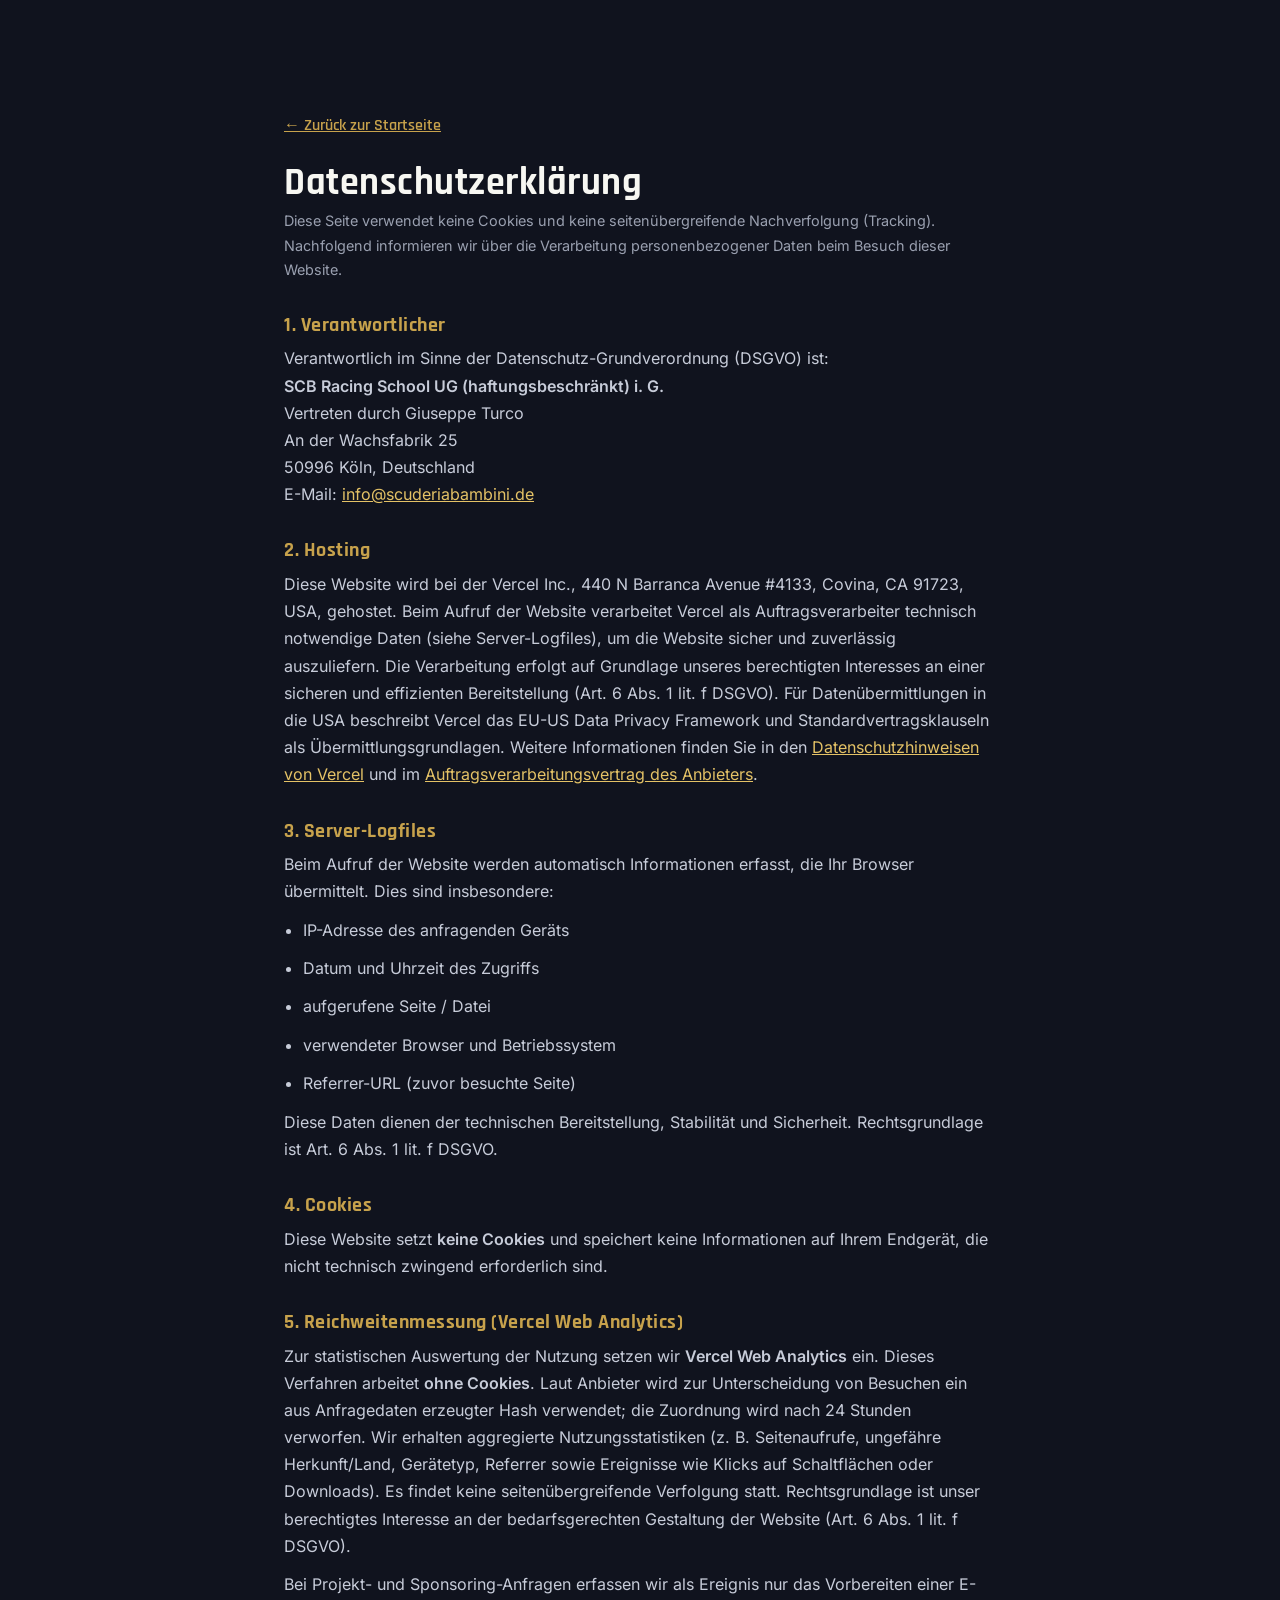
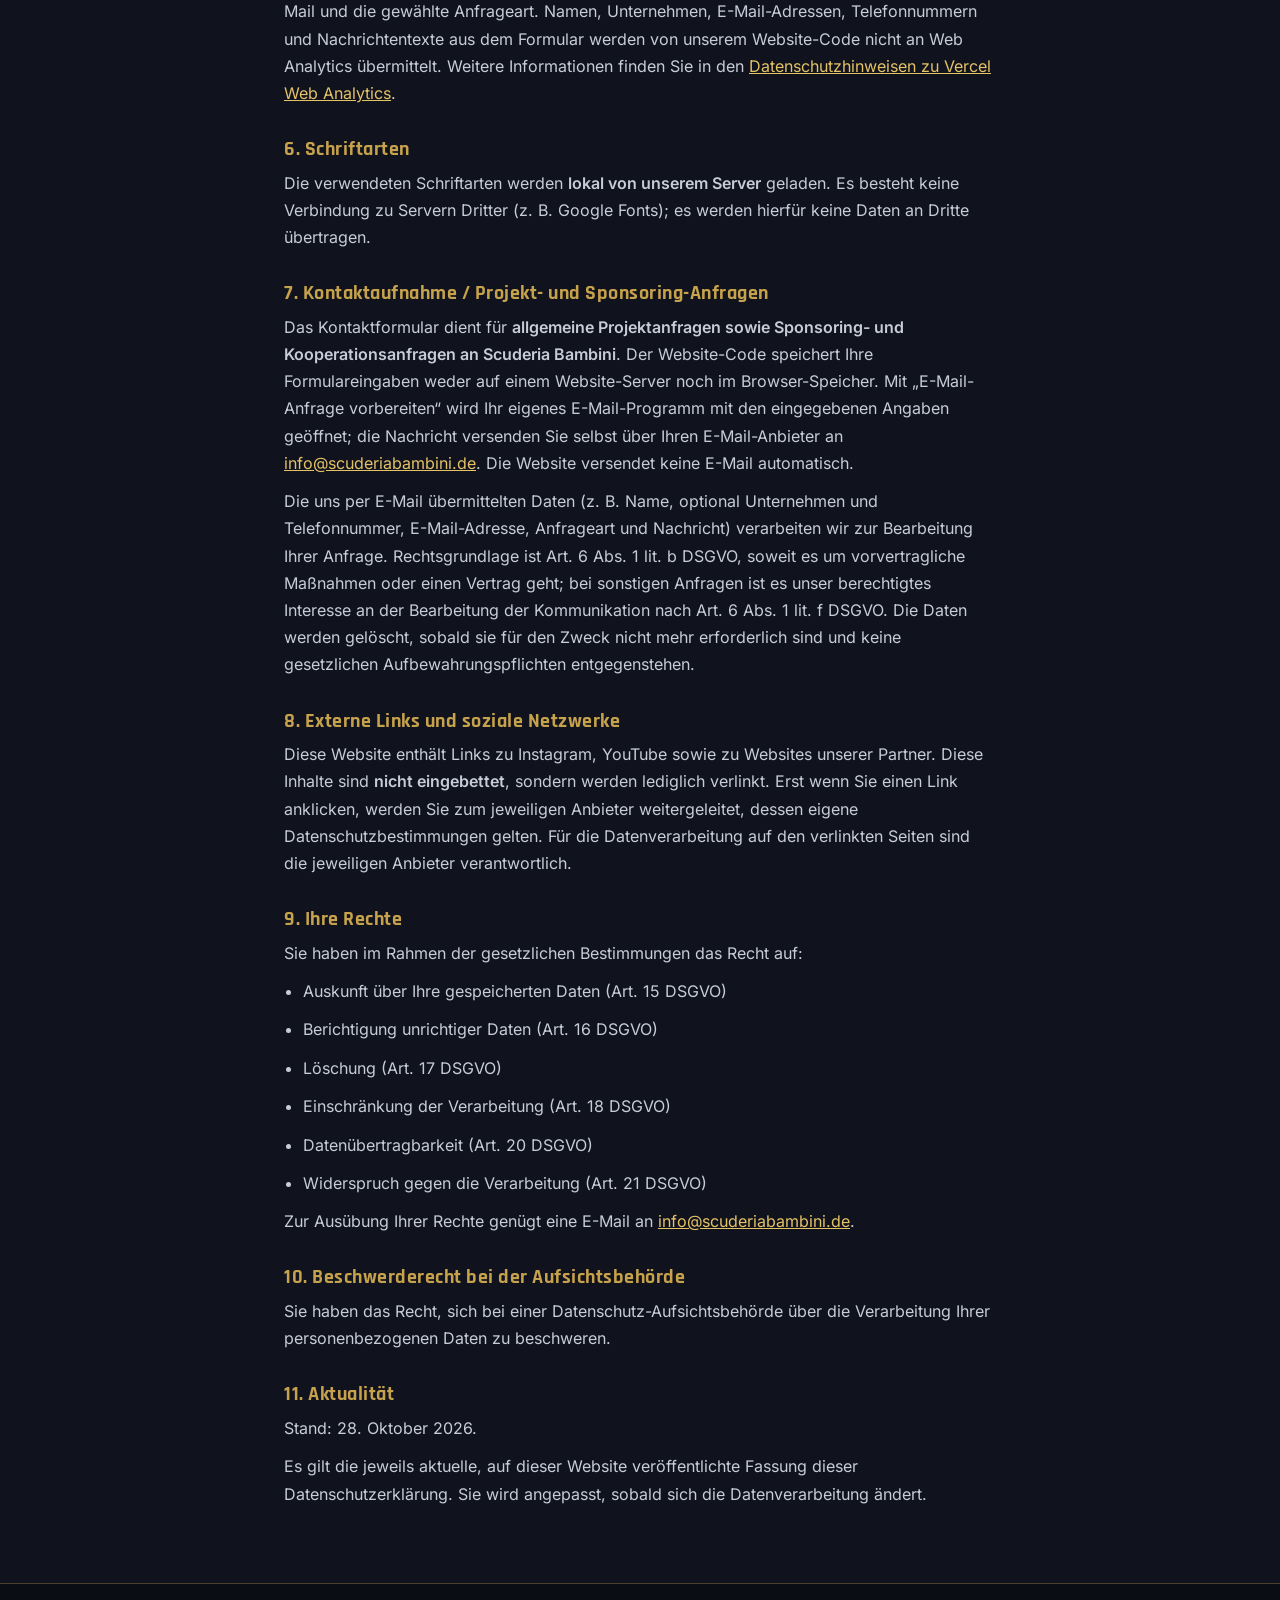
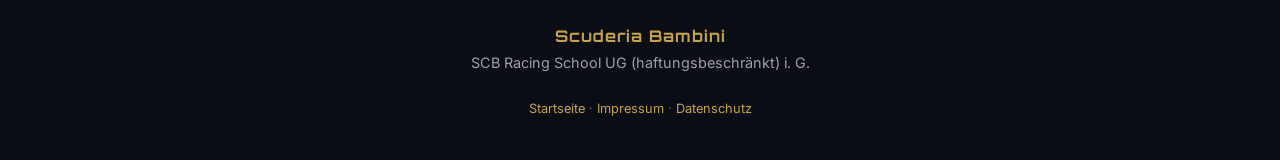
<file: datenschutz.html>
<!DOCTYPE html>
<html lang="de">
<head>
  <meta charset="UTF-8" />
  <meta name="viewport" content="width=device-width, initial-scale=1.0" />
  <title>Datenschutzerklärung — Scuderia Bambini</title>
  <meta name="robots" content="noindex" />
  <link rel="stylesheet" href="assets/fonts/fonts.css" />
  <link rel="stylesheet" href="styles.css" />
</head>
<body>
  <main class="legal">
    <a class="back" href="index.html">← Zurück zur Startseite</a>
    <h1>Datenschutzerklärung</h1>
    <p class="muted">Diese Seite verwendet keine Cookies und keine seitenübergreifende Nachverfolgung (Tracking). Nachfolgend informieren wir über die Verarbeitung personenbezogener Daten beim Besuch dieser Website.</p>

    <h2>1. Verantwortlicher</h2>
    <p>
      Verantwortlich im Sinne der Datenschutz-Grundverordnung (DSGVO) ist:<br />
      <strong>SCB Racing School UG (haftungsbeschränkt) i. G.</strong><br />
      Vertreten durch Giuseppe Turco<br />
      An der Wachsfabrik 25<br />
      50996 Köln, Deutschland<br />
      E-Mail: <a href="mailto:info@scuderiabambini.de">info@scuderiabambini.de</a>
    </p>

    <h2>2. Hosting</h2>
    <p>Diese Website wird bei der Vercel Inc., 440 N Barranca Avenue #4133, Covina, CA 91723, USA, gehostet. Beim Aufruf der Website verarbeitet Vercel als Auftragsverarbeiter technisch notwendige Daten (siehe Server-Logfiles), um die Website sicher und zuverlässig auszuliefern. Die Verarbeitung erfolgt auf Grundlage unseres berechtigten Interesses an einer sicheren und effizienten Bereitstellung (Art. 6 Abs. 1 lit. f DSGVO). Für Datenübermittlungen in die USA beschreibt Vercel das EU-US Data Privacy Framework und Standardvertragsklauseln als Übermittlungsgrundlagen. Weitere Informationen finden Sie in den <a href="https://vercel.com/legal/privacy-notice" target="_blank" rel="noopener">Datenschutzhinweisen von Vercel</a> und im <a href="https://vercel.com/legal/dpa" target="_blank" rel="noopener">Auftragsverarbeitungsvertrag des Anbieters</a>.</p>

    <h2>3. Server-Logfiles</h2>
    <p>Beim Aufruf der Website werden automatisch Informationen erfasst, die Ihr Browser übermittelt. Dies sind insbesondere:</p>
    <ul>
      <li>IP-Adresse des anfragenden Geräts</li>
      <li>Datum und Uhrzeit des Zugriffs</li>
      <li>aufgerufene Seite / Datei</li>
      <li>verwendeter Browser und Betriebssystem</li>
      <li>Referrer-URL (zuvor besuchte Seite)</li>
    </ul>
    <p>Diese Daten dienen der technischen Bereitstellung, Stabilität und Sicherheit. Rechtsgrundlage ist Art. 6 Abs. 1 lit. f DSGVO.</p>

    <h2>4. Cookies</h2>
    <p>Diese Website setzt <strong>keine Cookies</strong> und speichert keine Informationen auf Ihrem Endgerät, die nicht technisch zwingend erforderlich sind.</p>

    <h2>5. Reichweitenmessung (Vercel Web Analytics)</h2>
    <p>Zur statistischen Auswertung der Nutzung setzen wir <strong>Vercel Web Analytics</strong> ein. Dieses Verfahren arbeitet <strong>ohne Cookies</strong>. Laut Anbieter wird zur Unterscheidung von Besuchen ein aus Anfragedaten erzeugter Hash verwendet; die Zuordnung wird nach 24 Stunden verworfen. Wir erhalten aggregierte Nutzungsstatistiken (z. B. Seitenaufrufe, ungefähre Herkunft/Land, Gerätetyp, Referrer sowie Ereignisse wie Klicks auf Schaltflächen oder Downloads). Es findet keine seitenübergreifende Verfolgung statt. Rechtsgrundlage ist unser berechtigtes Interesse an der bedarfsgerechten Gestaltung der Website (Art. 6 Abs. 1 lit. f DSGVO).</p>
    <p>Bei Projekt- und Sponsoring-Anfragen erfassen wir als Ereignis nur das Vorbereiten einer E-Mail und die gewählte Anfrageart. Namen, Unternehmen, E-Mail-Adressen, Telefonnummern und Nachrichtentexte aus dem Formular werden von unserem Website-Code nicht an Web Analytics übermittelt. Weitere Informationen finden Sie in den <a href="https://vercel.com/docs/analytics/privacy-policy" target="_blank" rel="noopener">Datenschutzhinweisen zu Vercel Web Analytics</a>.</p>

    <h2>6. Schriftarten</h2>
    <p>Die verwendeten Schriftarten werden <strong>lokal von unserem Server</strong> geladen. Es besteht keine Verbindung zu Servern Dritter (z. B. Google Fonts); es werden hierfür keine Daten an Dritte übertragen.</p>

    <h2>7. Kontaktaufnahme / Projekt- und Sponsoring-Anfragen</h2>
    <p>Das Kontaktformular dient für <strong>allgemeine Projektanfragen sowie Sponsoring- und Kooperationsanfragen an Scuderia Bambini</strong>. Der Website-Code speichert Ihre Formulareingaben weder auf einem Website-Server noch im Browser-Speicher. Mit „E-Mail-Anfrage vorbereiten“ wird Ihr eigenes E-Mail-Programm mit den eingegebenen Angaben geöffnet; die Nachricht versenden Sie selbst über Ihren E-Mail-Anbieter an <a href="mailto:info@scuderiabambini.de">info@scuderiabambini.de</a>. Die Website versendet keine E-Mail automatisch.</p>
    <p>Die uns per E-Mail übermittelten Daten (z. B. Name, optional Unternehmen und Telefonnummer, E-Mail-Adresse, Anfrageart und Nachricht) verarbeiten wir zur Bearbeitung Ihrer Anfrage. Rechtsgrundlage ist Art. 6 Abs. 1 lit. b DSGVO, soweit es um vorvertragliche Maßnahmen oder einen Vertrag geht; bei sonstigen Anfragen ist es unser berechtigtes Interesse an der Bearbeitung der Kommunikation nach Art. 6 Abs. 1 lit. f DSGVO. Die Daten werden gelöscht, sobald sie für den Zweck nicht mehr erforderlich sind und keine gesetzlichen Aufbewahrungspflichten entgegenstehen.</p>

    <h2>8. Externe Links und soziale Netzwerke</h2>
    <p>Diese Website enthält Links zu Instagram, YouTube sowie zu Websites unserer Partner. Diese Inhalte sind <strong>nicht eingebettet</strong>, sondern werden lediglich verlinkt. Erst wenn Sie einen Link anklicken, werden Sie zum jeweiligen Anbieter weitergeleitet, dessen eigene Datenschutzbestimmungen gelten. Für die Datenverarbeitung auf den verlinkten Seiten sind die jeweiligen Anbieter verantwortlich.</p>

    <h2>9. Ihre Rechte</h2>
    <p>Sie haben im Rahmen der gesetzlichen Bestimmungen das Recht auf:</p>
    <ul>
      <li>Auskunft über Ihre gespeicherten Daten (Art. 15 DSGVO)</li>
      <li>Berichtigung unrichtiger Daten (Art. 16 DSGVO)</li>
      <li>Löschung (Art. 17 DSGVO)</li>
      <li>Einschränkung der Verarbeitung (Art. 18 DSGVO)</li>
      <li>Datenübertragbarkeit (Art. 20 DSGVO)</li>
      <li>Widerspruch gegen die Verarbeitung (Art. 21 DSGVO)</li>
    </ul>
    <p>Zur Ausübung Ihrer Rechte genügt eine E-Mail an <a href="mailto:info@scuderiabambini.de">info@scuderiabambini.de</a>.</p>

    <h2>10. Beschwerderecht bei der Aufsichtsbehörde</h2>
    <p>Sie haben das Recht, sich bei einer Datenschutz-Aufsichtsbehörde über die Verarbeitung Ihrer personenbezogenen Daten zu beschweren.</p>

    <h2>11. Aktualität</h2>
    <p>Stand: 28. Oktober 2026.</p>
    <p>Es gilt die jeweils aktuelle, auf dieser Website veröffentlichte Fassung dieser Datenschutzerklärung. Sie wird angepasst, sobald sich die Datenverarbeitung ändert.</p>

  </main>
  <footer class="footer">
    <div><strong>Scuderia Bambini</strong><span>SCB Racing School UG (haftungsbeschränkt) i. G.</span></div>
    <small><a href="index.html">Startseite</a> · <a href="impressum.html">Impressum</a> · <a href="datenschutz.html" aria-current="page">Datenschutz</a></small>
  </footer>
</body>
</html>
</file>
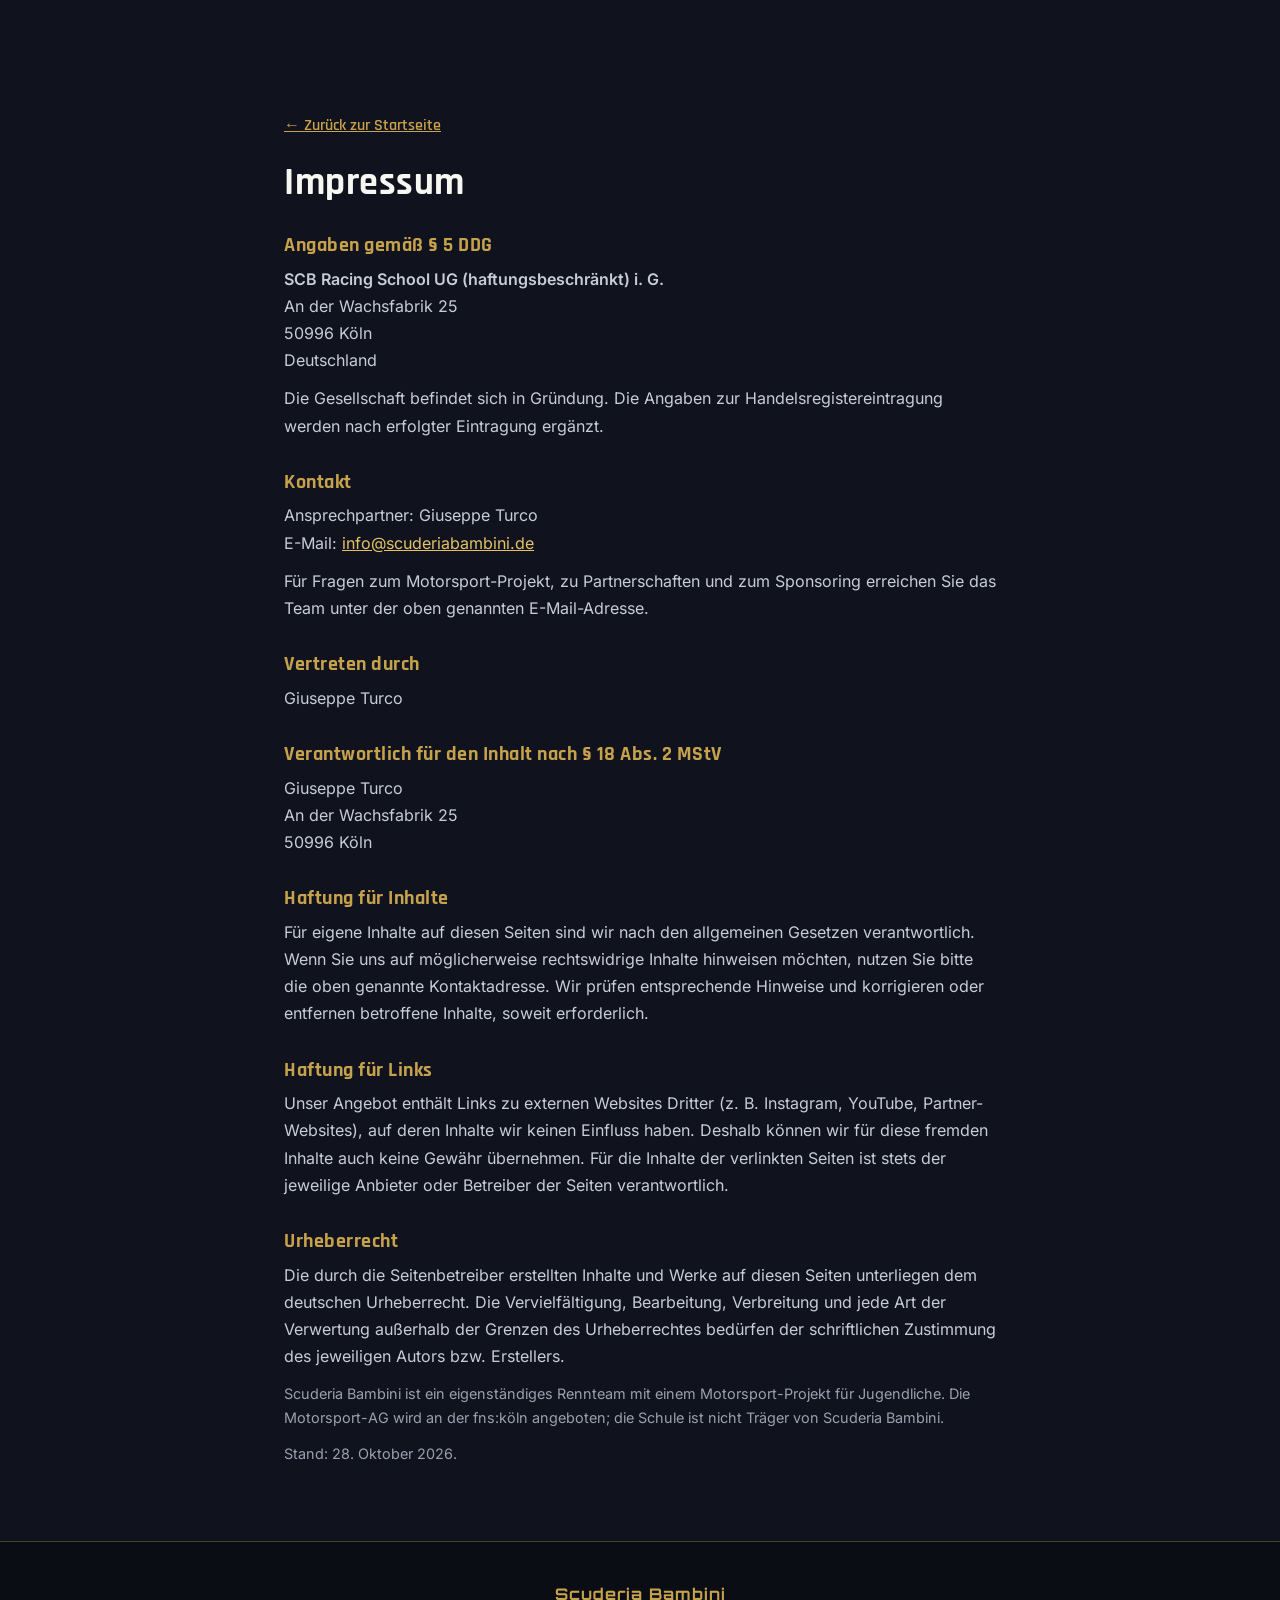
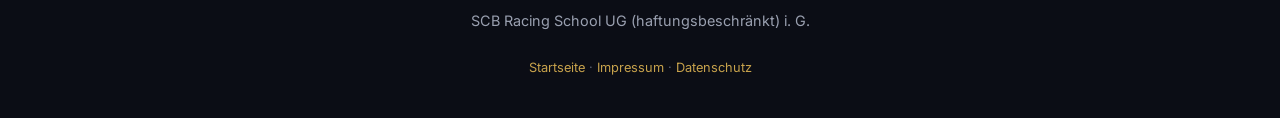
<file: impressum.html>
<!DOCTYPE html>
<html lang="de">
<head>
  <meta charset="UTF-8" />
  <meta name="viewport" content="width=device-width, initial-scale=1.0" />
  <title>Impressum — Scuderia Bambini</title>
  <meta name="robots" content="noindex" />
  <link rel="stylesheet" href="assets/fonts/fonts.css" />
  <link rel="stylesheet" href="styles.css" />
</head>
<body>
  <main class="legal">
    <a class="back" href="index.html">← Zurück zur Startseite</a>
    <h1>Impressum</h1>

    <h2>Angaben gemäß § 5 DDG</h2>
    <p>
      <strong>SCB Racing School UG (haftungsbeschränkt) i. G.</strong><br />
      An der Wachsfabrik 25<br />
      50996 Köln<br />
      Deutschland
    </p>
    <p>Die Gesellschaft befindet sich in Gründung. Die Angaben zur Handelsregistereintragung werden nach erfolgter Eintragung ergänzt.</p>

    <h2>Kontakt</h2>
    <p>
      Ansprechpartner: Giuseppe Turco<br />
      E-Mail: <a href="mailto:info@scuderiabambini.de">info@scuderiabambini.de</a>
    </p>
    <p>Für Fragen zum Motorsport-Projekt, zu Partnerschaften und zum Sponsoring erreichen Sie das Team unter der oben genannten E-Mail-Adresse.</p>

    <h2>Vertreten durch</h2>
    <p>Giuseppe Turco</p>

    <h2>Verantwortlich für den Inhalt nach § 18 Abs. 2 MStV</h2>
    <p>
      Giuseppe Turco<br />
      An der Wachsfabrik 25<br />
      50996 Köln
    </p>

    <h2>Haftung für Inhalte</h2>
    <p>Für eigene Inhalte auf diesen Seiten sind wir nach den allgemeinen Gesetzen verantwortlich. Wenn Sie uns auf möglicherweise rechtswidrige Inhalte hinweisen möchten, nutzen Sie bitte die oben genannte Kontaktadresse. Wir prüfen entsprechende Hinweise und korrigieren oder entfernen betroffene Inhalte, soweit erforderlich.</p>

    <h2>Haftung für Links</h2>
    <p>Unser Angebot enthält Links zu externen Websites Dritter (z. B. Instagram, YouTube, Partner-Websites), auf deren Inhalte wir keinen Einfluss haben. Deshalb können wir für diese fremden Inhalte auch keine Gewähr übernehmen. Für die Inhalte der verlinkten Seiten ist stets der jeweilige Anbieter oder Betreiber der Seiten verantwortlich.</p>

    <h2>Urheberrecht</h2>
    <p>Die durch die Seitenbetreiber erstellten Inhalte und Werke auf diesen Seiten unterliegen dem deutschen Urheberrecht. Die Vervielfältigung, Bearbeitung, Verbreitung und jede Art der Verwertung außerhalb der Grenzen des Urheberrechtes bedürfen der schriftlichen Zustimmung des jeweiligen Autors bzw. Erstellers.</p>

    <p class="muted">Scuderia Bambini ist ein eigenständiges Rennteam mit einem Motorsport-Projekt für Jugendliche. Die Motorsport-AG wird an der fns:köln angeboten; die Schule ist nicht Träger von Scuderia Bambini.</p>
    <p class="muted">Stand: 28. Oktober 2026.</p>
  </main>
  <footer class="footer">
    <div><strong>Scuderia Bambini</strong><span>SCB Racing School UG (haftungsbeschränkt) i. G.</span></div>
    <small><a href="index.html">Startseite</a> · <a href="impressum.html" aria-current="page">Impressum</a> · <a href="datenschutz.html">Datenschutz</a></small>
  </footer>
</body>
</html>
</file>
<file: assets/fonts/fonts.css>
@font-face{font-family:'Inter';font-style:normal;font-weight:400;font-display:swap;src:url(./inter-400-latin-ext.woff2) format('woff2');unicode-range:U+0100-02BA, U+02BD-02C5, U+02C7-02CC, U+02CE-02D7, U+02DD-02FF, U+0304, U+0308, U+0329, U+1D00-1DBF, U+1E00-1E9F, U+1EF2-1EFF, U+2020, U+20A0-20AB, U+20AD-20C0, U+2113, U+2C60-2C7F, U+A720-A7FF;}
@font-face{font-family:'Inter';font-style:normal;font-weight:400;font-display:swap;src:url(./inter-400-latin.woff2) format('woff2');unicode-range:U+0000-00FF, U+0131, U+0152-0153, U+02BB-02BC, U+02C6, U+02DA, U+02DC, U+0304, U+0308, U+0329, U+2000-206F, U+20AC, U+2122, U+2191, U+2193, U+2212, U+2215, U+FEFF, U+FFFD;}
@font-face{font-family:'Inter';font-style:normal;font-weight:500;font-display:swap;src:url(./inter-500-latin-ext.woff2) format('woff2');unicode-range:U+0100-02BA, U+02BD-02C5, U+02C7-02CC, U+02CE-02D7, U+02DD-02FF, U+0304, U+0308, U+0329, U+1D00-1DBF, U+1E00-1E9F, U+1EF2-1EFF, U+2020, U+20A0-20AB, U+20AD-20C0, U+2113, U+2C60-2C7F, U+A720-A7FF;}
@font-face{font-family:'Inter';font-style:normal;font-weight:500;font-display:swap;src:url(./inter-500-latin.woff2) format('woff2');unicode-range:U+0000-00FF, U+0131, U+0152-0153, U+02BB-02BC, U+02C6, U+02DA, U+02DC, U+0304, U+0308, U+0329, U+2000-206F, U+20AC, U+2122, U+2191, U+2193, U+2212, U+2215, U+FEFF, U+FFFD;}
@font-face{font-family:'Inter';font-style:normal;font-weight:600;font-display:swap;src:url(./inter-600-latin-ext.woff2) format('woff2');unicode-range:U+0100-02BA, U+02BD-02C5, U+02C7-02CC, U+02CE-02D7, U+02DD-02FF, U+0304, U+0308, U+0329, U+1D00-1DBF, U+1E00-1E9F, U+1EF2-1EFF, U+2020, U+20A0-20AB, U+20AD-20C0, U+2113, U+2C60-2C7F, U+A720-A7FF;}
@font-face{font-family:'Inter';font-style:normal;font-weight:600;font-display:swap;src:url(./inter-600-latin.woff2) format('woff2');unicode-range:U+0000-00FF, U+0131, U+0152-0153, U+02BB-02BC, U+02C6, U+02DA, U+02DC, U+0304, U+0308, U+0329, U+2000-206F, U+20AC, U+2122, U+2191, U+2193, U+2212, U+2215, U+FEFF, U+FFFD;}
@font-face{font-family:'Orbitron';font-style:normal;font-weight:500;font-display:swap;src:url(./orbitron-500-latin.woff2) format('woff2');unicode-range:U+0000-00FF, U+0131, U+0152-0153, U+02BB-02BC, U+02C6, U+02DA, U+02DC, U+0304, U+0308, U+0329, U+2000-206F, U+20AC, U+2122, U+2191, U+2193, U+2212, U+2215, U+FEFF, U+FFFD;}
@font-face{font-family:'Orbitron';font-style:normal;font-weight:700;font-display:swap;src:url(./orbitron-700-latin.woff2) format('woff2');unicode-range:U+0000-00FF, U+0131, U+0152-0153, U+02BB-02BC, U+02C6, U+02DA, U+02DC, U+0304, U+0308, U+0329, U+2000-206F, U+20AC, U+2122, U+2191, U+2193, U+2212, U+2215, U+FEFF, U+FFFD;}
@font-face{font-family:'Orbitron';font-style:normal;font-weight:900;font-display:swap;src:url(./orbitron-900-latin.woff2) format('woff2');unicode-range:U+0000-00FF, U+0131, U+0152-0153, U+02BB-02BC, U+02C6, U+02DA, U+02DC, U+0304, U+0308, U+0329, U+2000-206F, U+20AC, U+2122, U+2191, U+2193, U+2212, U+2215, U+FEFF, U+FFFD;}
@font-face{font-family:'Rajdhani';font-style:normal;font-weight:500;font-display:swap;src:url(./rajdhani-500-latin-ext.woff2) format('woff2');unicode-range:U+0100-02BA, U+02BD-02C5, U+02C7-02CC, U+02CE-02D7, U+02DD-02FF, U+0304, U+0308, U+0329, U+1D00-1DBF, U+1E00-1E9F, U+1EF2-1EFF, U+2020, U+20A0-20AB, U+20AD-20C0, U+2113, U+2C60-2C7F, U+A720-A7FF;}
@font-face{font-family:'Rajdhani';font-style:normal;font-weight:500;font-display:swap;src:url(./rajdhani-500-latin.woff2) format('woff2');unicode-range:U+0000-00FF, U+0131, U+0152-0153, U+02BB-02BC, U+02C6, U+02DA, U+02DC, U+0304, U+0308, U+0329, U+2000-206F, U+20AC, U+2122, U+2191, U+2193, U+2212, U+2215, U+FEFF, U+FFFD;}
@font-face{font-family:'Rajdhani';font-style:normal;font-weight:600;font-display:swap;src:url(./rajdhani-600-latin-ext.woff2) format('woff2');unicode-range:U+0100-02BA, U+02BD-02C5, U+02C7-02CC, U+02CE-02D7, U+02DD-02FF, U+0304, U+0308, U+0329, U+1D00-1DBF, U+1E00-1E9F, U+1EF2-1EFF, U+2020, U+20A0-20AB, U+20AD-20C0, U+2113, U+2C60-2C7F, U+A720-A7FF;}
@font-face{font-family:'Rajdhani';font-style:normal;font-weight:600;font-display:swap;src:url(./rajdhani-600-latin.woff2) format('woff2');unicode-range:U+0000-00FF, U+0131, U+0152-0153, U+02BB-02BC, U+02C6, U+02DA, U+02DC, U+0304, U+0308, U+0329, U+2000-206F, U+20AC, U+2122, U+2191, U+2193, U+2212, U+2215, U+FEFF, U+FFFD;}
@font-face{font-family:'Rajdhani';font-style:normal;font-weight:700;font-display:swap;src:url(./rajdhani-700-latin-ext.woff2) format('woff2');unicode-range:U+0100-02BA, U+02BD-02C5, U+02C7-02CC, U+02CE-02D7, U+02DD-02FF, U+0304, U+0308, U+0329, U+1D00-1DBF, U+1E00-1E9F, U+1EF2-1EFF, U+2020, U+20A0-20AB, U+20AD-20C0, U+2113, U+2C60-2C7F, U+A720-A7FF;}
@font-face{font-family:'Rajdhani';font-style:normal;font-weight:700;font-display:swap;src:url(./rajdhani-700-latin.woff2) format('woff2');unicode-range:U+0000-00FF, U+0131, U+0152-0153, U+02BB-02BC, U+02C6, U+02DA, U+02DC, U+0304, U+0308, U+0329, U+2000-206F, U+20AC, U+2122, U+2191, U+2193, U+2212, U+2215, U+FEFF, U+FFFD;}
</file>
<file: styles.css>
/* ===================== Scuderia Bambini — Styles ===================== */
:root{
  --navy:#171C2B;
  --navy-2:#10131e;
  --navy-3:#0b0d15;
  --gold:#C7A24C;
  --gold-bright:#E4C266;
  --white:#F7F7F2;
  --green:#1F7A4D;
  --green-bright:#34c47e;
  --muted:#9aa0b0;
  --panel:rgba(23,28,43,.82);
  --panel-line:rgba(199,162,76,.35);
  --radius:16px;
  --font-display:"Orbitron",sans-serif;
  --font-head:"Rajdhani",sans-serif;
  --font-body:"Inter",sans-serif;
}

*{box-sizing:border-box;margin:0;padding:0}
[hidden]{display:none!important}
html{scroll-behavior:smooth}
body{
  font-family:var(--font-body);
  background:var(--navy-2);
  color:var(--white);
  overflow-x:hidden;
  line-height:1.6;
  -webkit-font-smoothing:antialiased;
}
h1,h2,h3{font-family:var(--font-head);font-weight:700;line-height:1.05;letter-spacing:.5px}
a{color:inherit;text-decoration:none}
img,svg{display:block}

/* ---------- Buttons ---------- */
.btn{
  display:inline-block;padding:.85rem 1.6rem;border-radius:999px;
  font-family:var(--font-head);font-weight:700;font-size:1rem;letter-spacing:.5px;
  cursor:pointer;border:2px solid transparent;transition:transform .15s ease,box-shadow .2s ease,background .2s ease;
}
.btn:hover{transform:translateY(-2px)}
.btn--gold{background:var(--gold);color:var(--navy);box-shadow:0 8px 24px rgba(199,162,76,.25)}
.btn--gold:hover{background:var(--gold-bright)}
.btn--ghost{border-color:var(--panel-line);color:var(--white)}
.btn--ghost:hover{border-color:var(--gold);color:var(--gold)}

/* ---------- Navigation ---------- */
.nav{
  position:fixed;top:0;left:0;right:0;z-index:50;
  display:flex;align-items:center;justify-content:space-between;
  padding:.7rem 1.6rem;
  background:rgba(11,13,21,0);transition:background .3s ease,box-shadow .3s ease,padding .3s ease;
}
.nav.is-stuck{background:rgba(11,13,21,.92);box-shadow:0 1px 0 rgba(199,162,76,.25);padding:.5rem 1.6rem;backdrop-filter:blur(8px)}
.nav__brand{display:flex;align-items:center;gap:.6rem}
.nav__logo{width:34px;height:38px}
.nav__name{font-family:var(--font-display);font-weight:700;font-size:.95rem;letter-spacing:1px;color:var(--gold)}
.nav__links{display:flex;align-items:center;gap:1.4rem;font-family:var(--font-head);font-weight:600}
.nav__links a{font-size:.95rem;color:var(--white);opacity:.85;transition:color .2s,opacity .2s}
.nav__links a:hover{opacity:1;color:var(--gold)}
.nav__cta{padding:.45rem 1.1rem;border:2px solid var(--gold);border-radius:999px;color:var(--gold)!important;opacity:1!important}
.nav__cta:hover{background:var(--gold);color:var(--navy)!important}
.nav__toggle{display:none;min-height:44px;padding:.5rem 1rem;font:600 1rem var(--font-head);color:var(--gold);background:var(--navy);border:1px solid var(--gold);border-radius:999px;cursor:pointer}
@media(max-width:1140px){
  .nav:has(.nav__toggle:not([hidden])) .nav__toggle{display:block}
  .nav:has(.nav__toggle:not([hidden])) .nav__links{display:none;position:absolute;top:100%;left:1rem;right:1rem;padding:1rem;background:var(--navy-3);border:1px solid var(--panel-line);border-radius:12px;max-height:calc(100dvh - 80px);overflow-y:auto;box-shadow:0 16px 35px rgba(0,0,0,.4)}
  .nav:has(.nav__toggle:not([hidden])) .nav__links.is-open{display:grid;gap:.25rem}
  .nav:has(.nav__toggle:not([hidden])) .nav__links a{display:block;padding:.65rem 1rem;min-height:44px}
}
@media(max-width:760px){.nav__links a:not(.nav__cta){display:none}.nav__name{display:none}}

/* ---------- Hero ---------- */
.hero{
  position:relative;min-height:100vh;display:flex;align-items:center;justify-content:center;
  text-align:center;padding:6rem 1.5rem 4rem;overflow:hidden;
  background:radial-gradient(120% 80% at 50% 0%,#1d2336 0%,var(--navy-2) 55%,var(--navy-3) 100%);
}
.hero__grid{
  position:absolute;inset:0;opacity:.5;pointer-events:none;
  background-image:
    linear-gradient(rgba(199,162,76,.06) 1px,transparent 1px),
    linear-gradient(90deg,rgba(199,162,76,.06) 1px,transparent 1px);
  background-size:46px 46px;
  mask-image:radial-gradient(80% 60% at 50% 30%,#000 30%,transparent 80%);
}
.hero__inner{position:relative;z-index:2;max-width:760px}
.hero__crest{width:120px;height:134px;margin:0 auto 1.2rem;filter:drop-shadow(0 10px 30px rgba(0,0,0,.5))}
.hero__video{width:min(400px,66vw);height:auto;margin:-1.2rem auto -.8rem;display:block;
  mix-blend-mode:screen;
  -webkit-mask-image:radial-gradient(ellipse 70% 68% at 50% 47%,#000 55%,transparent 82%);
  mask-image:radial-gradient(ellipse 70% 68% at 50% 47%,#000 55%,transparent 82%)}
.hero__kicker{font-family:var(--font-head);font-weight:600;letter-spacing:3px;text-transform:uppercase;color:var(--gold);font-size:.9rem;margin-bottom:.6rem}
.hero__title{font-family:var(--font-display);font-weight:900;font-size:clamp(2.6rem,8vw,5.4rem);letter-spacing:2px;line-height:.98}
.hero__title--green{color:var(--green-bright)}
.hero__title--gold{color:var(--gold-bright)}
.hero__sub{margin:1.3rem auto 2rem;max-width:520px;color:#cdd2de;font-size:1.05rem}
.hero__actions{display:flex;gap:1rem;justify-content:center;flex-wrap:wrap;margin-top:1.6rem}

/* Ampel */
.lights{display:flex;gap:.6rem;justify-content:center;margin:.4rem 0 .4rem}
.light{width:26px;height:26px;border-radius:50%;background:#2a2f3e;border:2px solid #000;box-shadow:inset 0 0 6px rgba(0,0,0,.6)}
.light--red.on{background:#ff2d2d;box-shadow:0 0 16px rgba(255,45,45,.8),inset 0 0 6px rgba(0,0,0,.4)}
.light--green.on{background:var(--green-bright);box-shadow:0 0 18px rgba(52,196,126,.9),inset 0 0 6px rgba(0,0,0,.4)}
.lights__label{font-family:var(--font-head);font-weight:600;letter-spacing:1px;color:var(--muted);font-size:.85rem;text-transform:uppercase;min-height:1.2em}

/* Scroll hint */
.scroll-hint{margin:1.8rem auto 0;z-index:2;text-align:center;color:var(--muted);font-family:var(--font-head);letter-spacing:2px;font-size:.75rem;text-transform:uppercase}
.scroll-hint__mouse{width:24px;height:38px;border:2px solid var(--panel-line);border-radius:14px;margin:.5rem auto 0;position:relative}
.scroll-hint__mouse span{position:absolute;top:7px;left:50%;width:4px;height:7px;background:var(--gold);border-radius:2px;transform:translateX(-50%);animation:wheel 1.4s infinite}
@keyframes wheel{0%{opacity:0;transform:translate(-50%,0)}40%{opacity:1}100%{opacity:0;transform:translate(-50%,12px)}}

/* ---------- Track / Strecke ---------- */
.track{position:relative;background:linear-gradient(180deg,var(--navy-3),#0a0c13 50%,var(--navy-3))}
.track__road{position:absolute;top:0;left:0;width:100%;height:100%;z-index:1}
.track__content{position:relative;z-index:3;max-width:1180px;margin:0 auto;padding:8vh 1.5rem}

.car{position:absolute;top:0;left:0;z-index:4;width:120px;height:64px;will-change:transform;
  filter:drop-shadow(0 8px 14px rgba(0,0,0,.55))}

/* Stops */
.stop{display:flex;min-height:78vh;align-items:center;padding:2vh 0}
.stop--left{justify-content:flex-start}
.stop--right{justify-content:flex-end}
.stop--full{justify-content:center}

.panel{
  position:relative;max-width:540px;background:var(--panel);
  border:1px solid var(--panel-line);border-radius:var(--radius);
  padding:2rem 2.1rem;backdrop-filter:blur(6px);
  box-shadow:0 20px 50px rgba(0,0,0,.45);
}
.panel--wide{max-width:920px;text-align:center}
.panel--accent{border-color:rgba(52,196,126,.45);box-shadow:0 20px 50px rgba(31,122,77,.25)}
.panel__tag{display:inline-block;font-family:var(--font-head);font-weight:700;letter-spacing:2px;text-transform:uppercase;font-size:.78rem;color:var(--gold);background:rgba(199,162,76,.12);border:1px solid var(--panel-line);padding:.3rem .8rem;border-radius:999px;margin-bottom:1rem}
.panel__tag--green{color:var(--green-bright);background:rgba(52,196,126,.12);border-color:rgba(52,196,126,.4)}
.panel h2{font-size:clamp(1.6rem,4vw,2.4rem);margin-bottom:.7rem}
.panel p{color:#c7ccd9}
.panel blockquote{margin-top:1.3rem;padding-left:1rem;border-left:3px solid var(--gold);font-family:var(--font-head);font-weight:600;font-style:italic;color:var(--gold-bright);font-size:1.15rem}

/* Pillars */
.pillars{display:grid;gap:.8rem;margin-top:1.3rem}
.pillar{display:grid;grid-template-columns:auto 1fr;gap:.2rem .9rem;align-items:start;padding:.7rem .9rem;background:rgba(255,255,255,.03);border-radius:12px;border:1px solid rgba(255,255,255,.06)}
.pillar__ico{grid-row:span 2;font-size:1.5rem}
.pillar strong{font-family:var(--font-head);font-size:1.05rem}
.pillar span{color:var(--muted);font-size:.9rem}

/* mini cards */
.cards{display:grid;grid-template-columns:1fr 1fr;gap:1rem;margin-top:1.3rem}
.mini{background:rgba(255,255,255,.03);border:1px solid rgba(255,255,255,.07);border-radius:12px;padding:1.1rem}
.mini h3{font-size:1.15rem;color:var(--gold);margin-bottom:.4rem}
.mini p{font-size:.9rem}
@media(max-width:560px){.cards{grid-template-columns:1fr}}

/* ticks */
.ticks{list-style:none;margin-top:1.1rem;display:grid;gap:.6rem}
.ticks li{position:relative;padding-left:1.8rem;color:#cdd2de}
.ticks li::before{content:"🏁";position:absolute;left:0}

/* jobs */
.jobs{display:flex;flex-wrap:wrap;gap:.6rem;margin-top:1.3rem}
.jobs span{font-family:var(--font-head);font-weight:600;font-size:.9rem;padding:.45rem .9rem;border:1px solid var(--panel-line);border-radius:999px;color:var(--gold-bright);background:rgba(199,162,76,.08)}

/* basis chips label */
.basis-label{margin-top:1.1rem;margin-bottom:.5rem;font-family:var(--font-head);font-weight:600;font-size:.82rem;letter-spacing:1px;text-transform:uppercase;color:var(--green-bright)}
.jobs--basis span{color:#cdd2de;border-color:rgba(52,196,126,.35);background:rgba(52,196,126,.07)}

/* safety */
.safety{display:grid;gap:.8rem;margin-top:1.2rem}
.safety div{display:grid;gap:.15rem;padding:.8rem 1rem;background:rgba(255,255,255,.03);border-left:3px solid var(--green);border-radius:0 10px 10px 0}
.safety strong{font-family:var(--font-head);color:var(--green-bright)}
.safety span{color:var(--muted);font-size:.9rem}

/* timeline / aktuelles */
.timeline{list-style:none;margin:1.6rem auto 0;position:relative;text-align:left;max-width:720px}
.timeline::before{content:"";position:absolute;left:14px;top:6px;bottom:6px;width:2px;background:linear-gradient(var(--gold),rgba(199,162,76,.12))}
.tl{position:relative;padding-left:46px;padding-bottom:1.5rem}
.tl:last-child{padding-bottom:0}
.tl__dot{position:absolute;left:6px;top:3px;width:18px;height:18px;border-radius:50%;background:var(--navy);border:2px solid var(--gold);box-shadow:0 0 0 4px rgba(199,162,76,.12)}
.tl--next .tl__dot{border-color:var(--green-bright);box-shadow:0 0 0 4px rgba(52,196,126,.15)}
.tl__date{font-family:var(--font-head);font-weight:700;letter-spacing:1px;text-transform:uppercase;font-size:.74rem;color:var(--gold)}
.tl--next .tl__date{color:var(--green-bright)}
.tl__body h3{font-family:var(--font-head);font-size:1.15rem;margin:.15rem 0 .3rem}
.tl__body p{color:var(--muted);font-size:.95rem}
.tl__thumb{margin-top:.7rem;border-radius:10px;overflow:hidden;border:1px solid var(--panel-line);max-width:280px}
.tl__thumb img{width:100%;height:160px;object-fit:cover;display:block}
.tl__thumb--car{background:#f2f2ef}
.tl__thumb--car img{object-fit:contain;padding:.3rem}

/* gallery */
.section-photo{margin-top:1.4rem;border:1px solid var(--panel-line);border-radius:12px;overflow:hidden;background:var(--navy-3)}
.section-photo img{width:100%;height:auto;max-height:320px;object-fit:cover}
.section-photo--wide img{max-height:400px}
.section-photo--workshop img{height:280px;object-position:50% 64%}
.section-photo figcaption{padding:.6rem .9rem;font-family:var(--font-head);font-size:1rem;color:var(--muted);text-align:left}
.gallery-filters{display:flex;justify-content:center;flex-wrap:wrap;gap:.5rem;margin-top:1.3rem}
.gallery-filter{min-height:44px;padding:.5rem 1rem;border:1px solid var(--panel-line);border-radius:999px;background:transparent;color:var(--white);font:600 1rem var(--font-head);cursor:pointer}
.gallery-filter[aria-pressed="true"]{background:var(--gold);color:var(--navy);border-color:var(--gold)}
.gallery-count{margin-top:.8rem;font-size:.875rem;color:var(--muted)!important}
.gallery{display:grid;grid-template-columns:repeat(2,1fr);gap:.9rem;margin-top:1.4rem}
.shot{position:relative;border-radius:12px;overflow:hidden;border:1px solid rgba(199,162,76,.22);aspect-ratio:4/3;background:#0b0d15}
.shot__link{display:block;width:100%;height:100%;cursor:zoom-in}
.shot figcaption{pointer-events:none}
.shot img{width:100%;height:100%;object-fit:cover;display:block;transition:transform .5s ease}
.shot img[src$="team-rennstrecke.jpg"]{object-position:50% 70%}
.shot img[src$="c1-werkstatt.jpg"]{object-position:50% 65%}
.shot:hover img{transform:scale(1.06)}
.shot figcaption{position:absolute;left:0;right:0;bottom:0;padding:.55rem .85rem;text-align:left;font-family:var(--font-head);font-weight:600;font-size:.92rem;color:#fff;background:linear-gradient(transparent,rgba(11,13,21,.9))}
.shot--car{background:#f2f2ef}
.shot--car img{object-fit:contain;padding:.5rem}
.ph{aspect-ratio:4/3;display:flex;align-items:center;justify-content:center;border-radius:12px;font-family:var(--font-head);font-weight:600;letter-spacing:1px;color:var(--muted);
  background:repeating-conic-gradient(#1a1f2e 0% 25%,#141826 0% 50%) 50%/26px 26px;border:1px solid rgba(199,162,76,.2)}
@media(max-width:520px){.gallery{grid-template-columns:1fr}}
.photo-viewer{position:fixed;inset:0;margin:auto;width:min(1100px,96vw);max-width:96vw;max-height:94dvh;overflow:auto;padding:1rem;border:1px solid var(--panel-line);border-radius:16px;background:var(--navy-3);color:var(--white);box-shadow:0 20px 80px rgba(0,0,0,.7)}
.photo-viewer::backdrop{background:rgba(0,0,0,.88)}
.photo-viewer__close{display:block;margin:0 0 .75rem auto}
.photo-viewer button{min-height:44px;padding:.5rem 1rem;font:600 1rem var(--font-head);border:1px solid var(--panel-line);border-radius:999px;background:var(--navy);color:var(--gold);cursor:pointer}
.photo-viewer button:disabled{opacity:.45;cursor:default}
.photo-viewer__figure img{display:block;width:100%;height:min(64dvh,720px);object-fit:contain}
.photo-viewer__figure figcaption{text-align:center;padding:.75rem;font-size:1rem}
.photo-viewer__controls{display:flex;align-items:center;justify-content:center;gap:1rem}
.photo-viewer__controls span{font-size:.875rem;color:var(--muted)}
body.photo-viewer-open{overflow:hidden}
a:focus-visible,button:focus-visible{outline:3px solid var(--gold-bright);outline-offset:4px}
.shot__link:focus-visible{outline-offset:-5px}

/* partners */
.partners{display:flex;flex-wrap:wrap;gap:1rem;justify-content:center;margin-top:1.4rem}
.plogo{flex:1;min-width:180px;padding:1.6rem;text-align:center;font-family:var(--font-head);font-weight:700;letter-spacing:1px;color:var(--white);background:rgba(255,255,255,.04);border:1px solid var(--panel-line);border-radius:12px}
.plogo--add{color:var(--muted);border-style:dashed}
.plogo--img{background:#fff;display:flex;align-items:center;justify-content:center;padding:1rem 1.4rem;transition:transform .15s ease,border-color .2s ease}
.plogo--img:hover{transform:translateY(-3px);border-color:var(--gold)}
.plogo--img img{max-width:100%;max-height:66px;width:auto;height:auto;object-fit:contain}

/* finish line */
.finish{position:absolute;bottom:0;left:0;right:0;height:34px;z-index:2;
  background:repeating-linear-gradient(90deg,#fff 0 26px,#0b0d15 26px 52px),repeating-linear-gradient(90deg,#0b0d15 0 26px,#fff 26px 52px);
  background-size:52px 17px;background-position:0 0,0 17px;opacity:.9}

/* ---------- Vita / Initiator ---------- */
.vita{position:relative;z-index:3;padding:5rem 1.5rem}
.vita__inner{max-width:1000px;margin:0 auto;display:grid;grid-template-columns:300px 1fr;gap:2.5rem;align-items:start;background:var(--panel);border:1px solid var(--panel-line);border-radius:18px;padding:2rem;backdrop-filter:blur(6px);box-shadow:0 20px 50px rgba(0,0,0,.45)}
.vita__portrait{width:100%;aspect-ratio:4/5;border-radius:16px;overflow:hidden;border:2px solid var(--panel-line);background:#141826;position:relative}
.vita__portrait img{width:100%;height:100%;object-fit:cover}
.vita__initials{position:absolute;inset:0;display:flex;align-items:center;justify-content:center;font-family:var(--font-display);font-weight:900;font-size:4rem;color:var(--gold);
  background:radial-gradient(120% 120% at 50% 20%,#1d2336,#0b0d15)}
.vita__stats{display:grid;grid-template-columns:1fr 1fr;gap:.7rem;margin-top:1rem}
.vita__stat{background:rgba(255,255,255,.03);border:1px solid var(--panel-line);border-radius:12px;padding:.7rem .85rem}
.vita__stat b{display:block;font-family:var(--font-display);font-weight:700;color:var(--gold-bright);font-size:1.1rem;line-height:1.2}
.vita__stat span{font-size:.78rem;color:var(--muted);display:block;margin-top:.2rem}
.vita__body h2{font-size:clamp(1.8rem,4vw,2.6rem);margin:.4rem 0 .2rem}
.vita__role{font-family:var(--font-head);font-weight:600;color:var(--gold);margin-bottom:1.3rem}
.vita__body p{color:#c7ccd9;margin-bottom:1rem}
.vita__quote{margin:1.4rem 0;padding:1rem 1.2rem;border-left:3px solid var(--gold);background:rgba(199,162,76,.07);border-radius:0 12px 12px 0;
  font-family:var(--font-head);font-weight:600;font-style:italic;color:var(--gold-bright);font-size:1.12rem;line-height:1.5}
@media(max-width:760px){.vita__inner{grid-template-columns:1fr;gap:1.6rem}.vita__portrait{max-width:280px;margin:0 auto}}

/* ---------- Sponsoring / Partner werden ---------- */
.sponsoring{position:relative;z-index:3;padding:5rem 1.5rem}
.sponsoring__inner{max-width:1040px;margin:0 auto;text-align:center}
.sponsoring h2{font-size:clamp(1.8rem,4.5vw,2.6rem);margin:.4rem 0 .6rem}
.sponsoring__lead{max-width:680px;margin:0 auto 2.2rem;color:#c7ccd9}
.why{max-width:720px;margin:0 auto 2.4rem;text-align:left;background:rgba(255,255,255,.03);border:1px solid var(--panel-line);border-radius:14px;padding:1.3rem 1.5rem}
.why h3{color:var(--gold);font-size:1.1rem;margin-bottom:.7rem;font-family:var(--font-head)}
.why__list{list-style:none;display:grid;gap:.5rem}
.why__list li{padding-left:1.7rem;position:relative;color:#cdd2de}
.why__list li::before{content:"✓";position:absolute;left:0;color:var(--green-bright);font-weight:700}
.tiers{display:grid;grid-template-columns:repeat(4,1fr);gap:1rem;text-align:left;margin-bottom:1.8rem}
.tier{position:relative;background:var(--panel);border:1px solid var(--panel-line);border-radius:14px;padding:1.4rem 1.2rem;transition:transform .15s ease,border-color .2s ease}
.tier:hover{transform:translateY(-4px);border-color:var(--gold)}
.tier__ico{font-size:1.6rem;display:block;margin-bottom:.5rem}
.tier h3{font-family:var(--font-head);color:var(--gold-bright);font-size:1.2rem;margin-bottom:.6rem}
.tier ul{list-style:none;display:grid;gap:.45rem}
.tier li{font-size:.86rem;color:var(--muted);padding-left:1rem;position:relative;line-height:1.45}
.tier li::before{content:"›";position:absolute;left:0;color:var(--gold)}
.tier--top{border-color:var(--gold);box-shadow:0 12px 40px rgba(199,162,76,.15)}
.tier--top h3{color:var(--gold)}
.tier__badge{display:inline-block;font-family:var(--font-head);font-weight:700;font-size:.66rem;letter-spacing:1px;text-transform:uppercase;color:var(--navy);background:var(--gold);border-radius:999px;padding:.18rem .6rem;margin-bottom:.5rem}
.sponsoring__note{max-width:760px;margin:0 auto 2rem;background:rgba(31,122,77,.08);border:1px solid rgba(52,196,126,.35);border-radius:14px;padding:1.1rem 1.3rem;color:#cdd2de;font-size:.95rem}
.sponsoring__note strong{color:var(--green-bright);display:block;margin-bottom:.3rem;font-family:var(--font-head)}
.sponsoring__cta{display:flex;gap:1rem;justify-content:center;flex-wrap:wrap}
@media(max-width:820px){.tiers{grid-template-columns:1fr 1fr}}
@media(max-width:520px){.tiers{grid-template-columns:1fr}}

/* ---------- Kontakt ---------- */
.contact{position:relative;z-index:3;padding:5rem 1.5rem 7rem;text-align:center}
.contact__inner{max-width:620px;margin:0 auto;background:var(--panel);border:1px solid var(--panel-line);border-radius:18px;padding:2.2rem 2rem;backdrop-filter:blur(6px);box-shadow:0 20px 50px rgba(0,0,0,.45)}
.contact h2{font-size:clamp(1.8rem,5vw,2.6rem);margin:.6rem 0}
.contact p{color:#c7ccd9;margin-bottom:1.8rem}
.form{display:grid;gap:1rem;text-align:left}
.form__row{display:grid;grid-template-columns:1fr 1fr;gap:1rem}
@media(max-width:560px){.form__row{grid-template-columns:1fr}}
.form label{display:grid;gap:.4rem;font-family:var(--font-head);font-weight:600;font-size:.9rem;color:var(--gold-bright)}
.form input,.form select,.form textarea{
  font-family:var(--font-body);font-size:1rem;color:var(--white);
  background:rgba(255,255,255,.04);border:1px solid var(--panel-line);border-radius:10px;padding:.75rem .9rem;
  transition:border .2s,box-shadow .2s;
}
.form input:focus,.form select:focus,.form textarea:focus{outline:none;border-color:var(--gold);box-shadow:0 0 0 3px rgba(199,162,76,.2)}
.form select option{background:var(--navy);color:var(--white)}
/* Echtes Logo (ersetzt das SVG, sobald assets/logo.* vorhanden ist) */
.nav__logo img,.hero__crest img,.footer__logo img{width:100%;height:100%;object-fit:contain}
img.nav__logo,img.hero__crest,img.footer__logo{object-fit:contain}
.form .btn{justify-self:start;margin-top:.4rem}
.form__note{font-family:var(--font-body);font-weight:400;color:var(--muted);font-size:.85rem}
.form__note.ok{color:var(--green-bright)}

/* ---------- Footer ---------- */
.footer{display:flex;align-items:center;gap:1rem;flex-wrap:wrap;justify-content:center;text-align:center;
  padding:2.5rem 1.5rem;background:var(--navy-3);border-top:1px solid var(--panel-line)}
.footer__logo{width:40px;height:45px}
.footer strong{font-family:var(--font-display);color:var(--gold);letter-spacing:1px;display:block}
.footer span{color:var(--muted);font-size:.9rem}
.footer small{width:100%;color:#5b6172;font-size:.8rem;margin-top:.5rem}
.footer small a{color:var(--gold);text-decoration:none}
.footer small a:hover{text-decoration:underline}

/* social icons */
.social{display:flex;gap:.7rem;justify-content:center;width:100%;order:3;margin-top:.2rem}
.social__link{display:inline-flex;align-items:center;justify-content:center;width:42px;height:42px;border-radius:50%;border:1px solid var(--panel-line);color:var(--gold);transition:transform .15s ease,background .2s ease,color .2s ease}
.social__link:hover{transform:translateY(-2px);background:var(--gold);color:var(--navy)}
.social__link svg{width:20px;height:20px}

/* live badge */
.live-note{display:flex;align-items:center;gap:.7rem;margin-top:1.2rem;padding:.75rem 1rem;border:1px solid rgba(255,45,45,.4);background:rgba(255,45,45,.09);border-radius:12px;font-size:.92rem;color:#e7c9c9}
.live-note strong{color:#fff}
.live-dot{flex:none;width:11px;height:11px;border-radius:50%;background:#ff2d2d;animation:livepulse 1.5s infinite}
@keyframes livepulse{0%{box-shadow:0 0 0 0 rgba(255,45,45,.55)}70%{box-shadow:0 0 0 11px rgba(255,45,45,0)}100%{box-shadow:0 0 0 0 rgba(255,45,45,0)}}

/* ---------- Rechtstexte (Impressum/Datenschutz) ---------- */
.legal{max-width:760px;margin:0 auto;padding:7rem 1.5rem 4rem}
.legal a.back{display:inline-flex;align-items:center;gap:.4rem;color:var(--gold);font-family:var(--font-head);font-weight:600;margin-bottom:1.5rem}
.legal h1{font-family:var(--font-head);font-size:clamp(1.8rem,5vw,2.4rem);margin-bottom:.4rem}
.legal h2{font-family:var(--font-head);font-size:1.25rem;color:var(--gold);margin:2rem 0 .6rem}
.legal h3{font-family:var(--font-head);font-size:1.05rem;margin:1.2rem 0 .3rem}
.legal p,.legal li{color:#c7ccd9;margin-bottom:.7rem;line-height:1.7}
.legal ul{padding-left:1.2rem;margin-bottom:.7rem}
.legal a{color:var(--gold-bright);text-decoration:underline}
.legal .muted{color:var(--muted);font-size:.9rem}
.legal .todo{background:rgba(199,162,76,.1);border:1px dashed var(--panel-line);border-radius:8px;padding:.15rem .4rem;color:var(--gold-bright)}

/* ---------- Reduced motion ---------- */
@media(prefers-reduced-motion:reduce){
  *{animation:none!important;scroll-behavior:auto!important}
}
</file>
